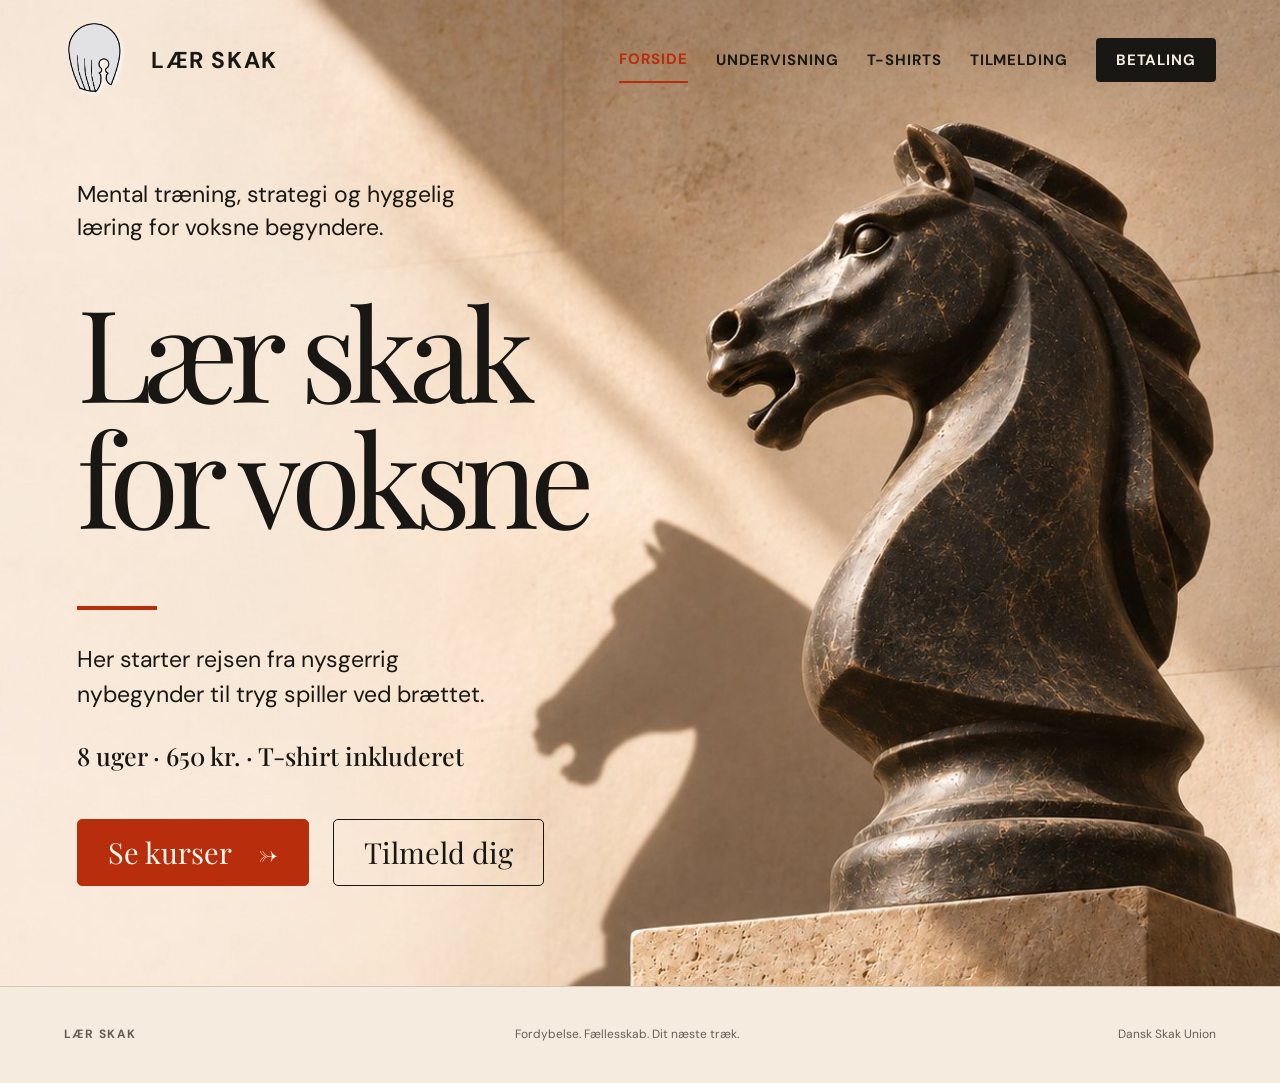
<file: index.html>
<!DOCTYPE html>
<html lang="da">

<head>
  <meta charset="UTF-8">
  <meta name="viewport" content="width=device-width, initial-scale=1.0">
  <title>Lær Skak for Voksne | Forside</title>
  <meta name="description"
    content="Forside til et responsivt skaksite med link videre til kursussiden og T-shirt side.">
  <link rel="preconnect" href="https://fonts.googleapis.com">
  <link rel="preconnect" href="https://fonts.gstatic.com" crossorigin>
  <link
    href="https://fonts.googleapis.com/css2?family=DM+Sans:wght@400;500;600;700&family=Playfair+Display:wght@400;500&display=swap"
    rel="stylesheet">
  <link rel="stylesheet" href="css/style.css">
  <link rel="apple-touch-icon" sizes="180x180" href="apple-touch-icon.png">
  <link rel="icon" href="favicon.ico" sizes="any">
  <link rel="icon" type="image/png" sizes="32x32" href="favicon-32x32.png">
  <link rel="icon" type="image/png" sizes="16x16" href="favicon-16x16.png">
  
  <meta name="theme-color" content="#080808">

  


</head>

<body>

  <div class="site-shell bg-page home-page">
    <a class="skip-link" href="#main">Spring til indhold</a><header class="site-header">
      <div class="header-inner">
        <a class="logo-link" href="index.html" aria-label="Gå til forsiden">
          <img src="assets/logo.png" alt="">
          <span>Lær Skak</span>
        </a>

        <button class="menu-toggle" type="button" data-menu-toggle aria-expanded="false"
          aria-controls="main-navigation">
          Menu
        </button>

        <nav class="site-nav" id="main-navigation" data-nav aria-label="Primær navigation">
          <ul>
            <li><a href="index.html" aria-current="page">Forside</a></li>
            <li><a href="kurser.html">Undervisning</a></li>
            <li><a href="tshirts.html">T-shirts</a></li>
            <li><a href="tilmelding.html">Tilmelding</a></li>
            <li><a href="betaling.html">Betaling</a></li>
          </ul>
        </nav>
      </div>
    </header>

    <main id="main" class="home-main"><section class="gallery-hero" aria-labelledby="hero-title"><div class="gallery-copy"><p class="section-intro">Mental træning, strategi og hyggelig<br class="desktop-break"> læring for voksne begyndere.</p><h1 id="hero-title">Lær skak<br>for voksne</h1><div class="hero-detail"><p>Her starter rejsen fra nysgerrig<br class="desktop-break"> nybegynder til tryg spiller ved brættet.</p><p class="course-line">8 uger · 650 kr. · <a href="tshirts.html">T-shirt inkluderet</a></p><div class="hero-actions"><a class="cta-link" href="kurser.html">Se kurser <span aria-hidden="true">→</span></a><a class="cta-link secondary" href="tilmelding.html">Tilmeld dig</a></div></div></div><a class="gallery-art-link" href="tshirts.html" aria-label="Se den inkluderede Horse Man T-shirt"></a></section></main>
    <footer class="site-footer"><div class="page-wrap footer-inner"><a href="index.html">LÆR SKAK</a><p>Fordybelse. Fællesskab. Dit næste træk.</p><a href="https://www.skak.dk" target="_blank" rel="noopener noreferrer">Dansk Skak Union</a></div></footer>
  </div>

  <script src="js/menu.js"></script>
</body>

</html>
</file>
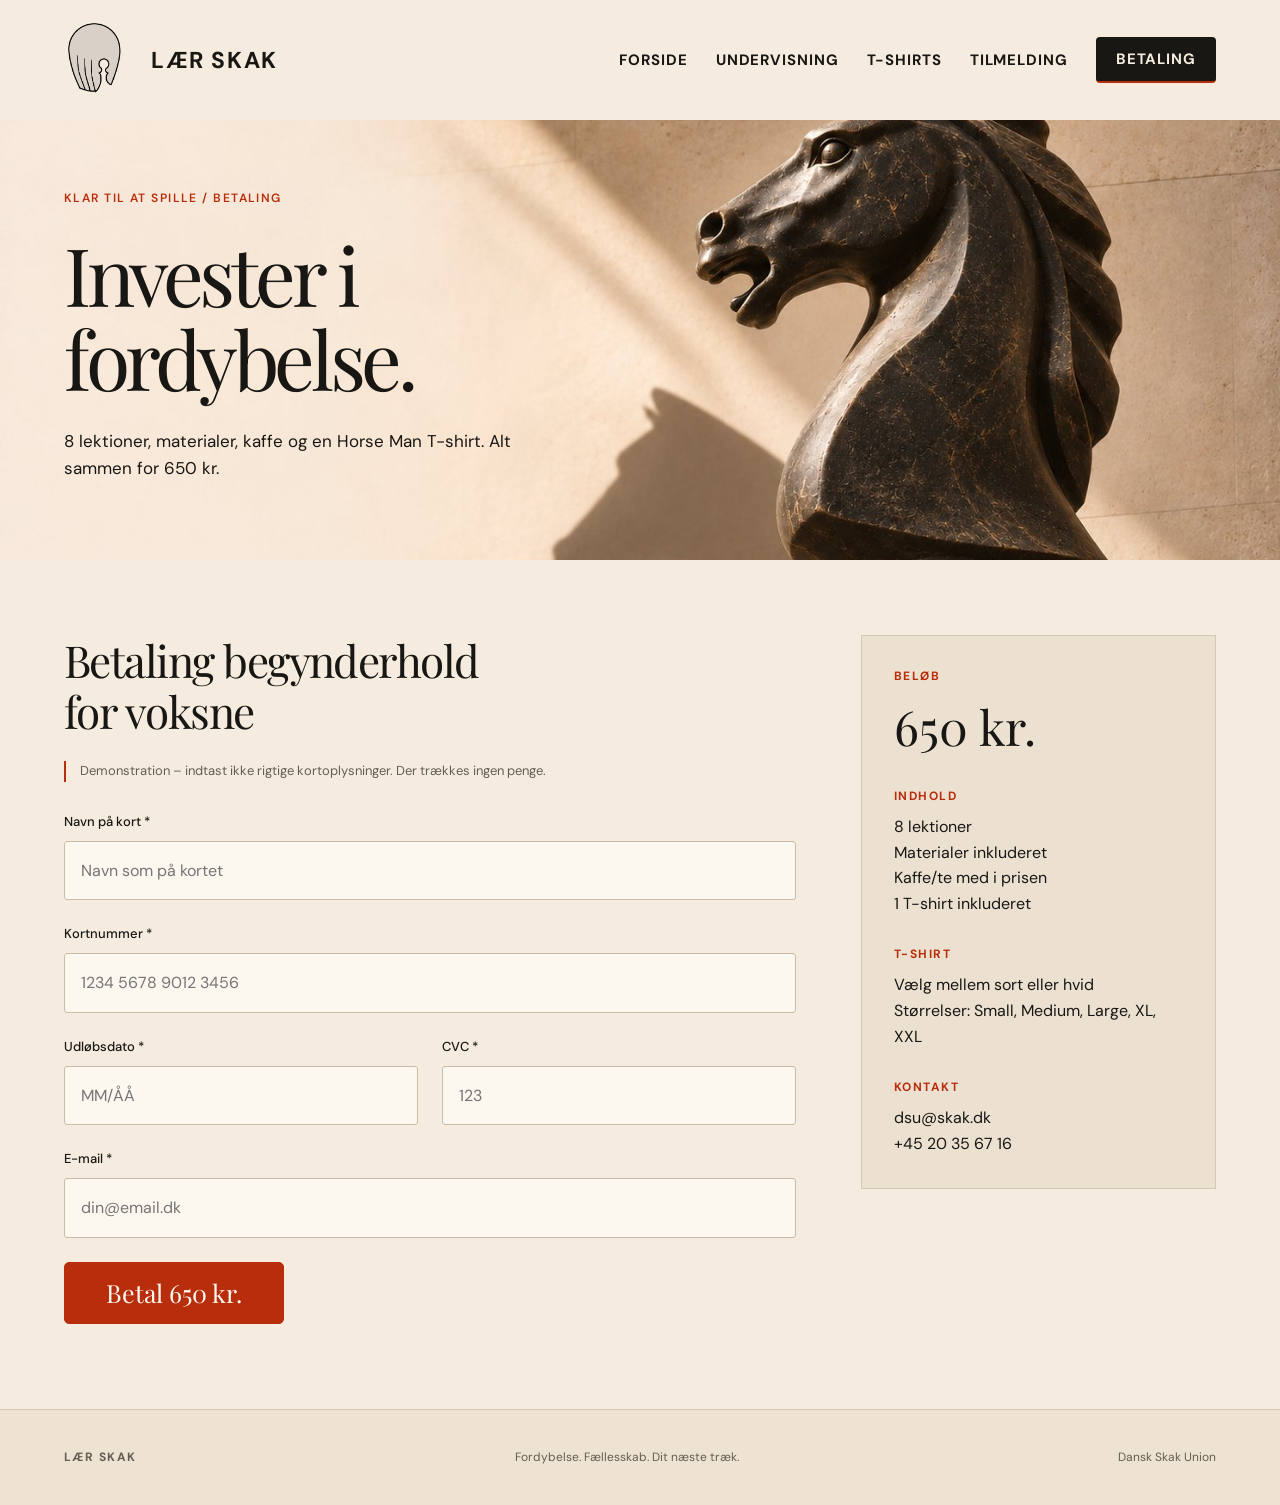
<file: betaling.html>
<!DOCTYPE html>
<html lang="da">

<head>
  <meta charset="UTF-8">
  <meta name="viewport" content="width=device-width, initial-scale=1.0">
  <title>Lær Skak for Voksne | Betaling</title>
  <meta name="description"
    content="Betal for Lær Skak for Voksne. Samme visuelle stil som tilmeldingssiden og T-shirt inkluderet i prisen.">
  <link rel="preconnect" href="https://fonts.googleapis.com">
  <link rel="preconnect" href="https://fonts.gstatic.com" crossorigin>
  <link
    href="https://fonts.googleapis.com/css2?family=DM+Sans:wght@400;500;600;700&family=Playfair+Display:wght@400;500&display=swap"
    rel="stylesheet">
  <link rel="stylesheet" href="css/style.css">

  

</head>

<body>
  <div class="site-shell bg-page">
    <a class="skip-link" href="#main">Spring til indhold</a><header class="site-header">
      <div class="header-inner">
        <a class="logo-link" href="index.html" aria-label="Tilbage til forsiden">
          <img src="assets/logo.png" alt="">
          <span>LÆR SKAK</span>
        </a>

        <button class="menu-toggle" type="button" data-menu-toggle aria-expanded="false"
          aria-controls="main-navigation">
          Menu
        </button>

        <nav class="site-nav" id="main-navigation" data-nav aria-label="Primær navigation">
          <ul>
            <li><a href="index.html">Forside</a></li>
            <li><a href="kurser.html">Undervisning</a></li>
            <li><a href="tshirts.html">T-shirts</a></li>
            <li><a href="tilmelding.html">Tilmelding</a></li>
            <li><a href="betaling.html" aria-current="page">Betaling</a></li>
          </ul>
        </nav>
      </div>
    </header>

    <section class="inner-masthead"><div class="page-wrap masthead-copy"><p class="course-kicker">KLAR TIL AT SPILLE / BETALING</p><h1>Invester i<br>fordybelse.</h1><p>8 lektioner, materialer, kaffe og en Horse Man T-shirt. Alt sammen for 650 kr.</p></div></section><main id="main" class="page-wrap page-section">
      <section class="contact-card payment-contact-card" aria-labelledby="betaling-title">
        <div class="form-layout">
          <div>
            <h2 class="form-title" id="betaling-title">Betaling begynderhold<br>for voksne</h2>

            <p class="form-notice">Demonstration – indtast ikke rigtige kortoplysninger. Der trækkes ingen penge.</p><form action="#" method="post" class="payment-form">
              <div class="form-grid">
                <div class="form-field full">
                  <label for="card-name">Navn på kort *</label>
                  <input id="card-name" name="card-name" type="text" placeholder="Navn som på kortet" required>
                </div>

                <div class="form-field full">
                  <label for="card-number">Kortnummer *</label>
                  <input id="card-number" name="card-number" type="text" inputmode="numeric"
                    placeholder="1234 5678 9012 3456" required>
                </div>

                <div class="form-field">
                  <label for="card-expiry">Udløbsdato *</label>
                  <input id="card-expiry" name="card-expiry" type="text" inputmode="numeric" placeholder="MM/ÅÅ"
                    required>
                </div>

                <div class="form-field">
                  <label for="card-cvc">CVC *</label>
                  <input id="card-cvc" name="card-cvc" type="text" inputmode="numeric" placeholder="123" required>
                </div>

                <div class="form-field full">
                  <label for="card-email">E-mail *</label>
                  <input id="card-email" name="card-email" type="email" placeholder="din@email.dk" required>
                </div>
              </div>

              <button class="submit-button payment-submit-button" type="submit">Betal 650 kr.</button>
            </form>
          </div>

          <aside aria-label="Betalingsoversigt">
            <dl class="contact-list payment-contact-list">
              <div class="contact-item">
                <h3>Beløb</h3>
                <p>650 kr.</p>
              </div>

              <div class="contact-item">
                <h3>Indhold</h3>
                <p>8 lektioner<br>Materialer inkluderet<br>Kaffe/te med i prisen<br>1 T-shirt inkluderet</p>
              </div>

              <div class="contact-item">
                <h3>T-shirt</h3>
                <p>Vælg mellem sort eller hvid<br>Størrelser: Small, Medium, Large, XL, XXL</p>
              </div>

              <div class="contact-item">
                <h3>Kontakt</h3>
                <p>dsu@skak.dk<br>+45 20 35 67 16</p>
              </div>
            </dl>
          </aside>
        </div>
      </section>
    </main>

    <footer class="site-footer"><div class="page-wrap footer-inner"><a href="index.html">LÆR SKAK</a><p>Fordybelse. Fællesskab. Dit næste træk.</p><a href="https://www.skak.dk" target="_blank" rel="noopener noreferrer">Dansk Skak Union</a></div></footer>
  </div>

  <script src="js/menu.js"></script>
</body>

</html>
</file>
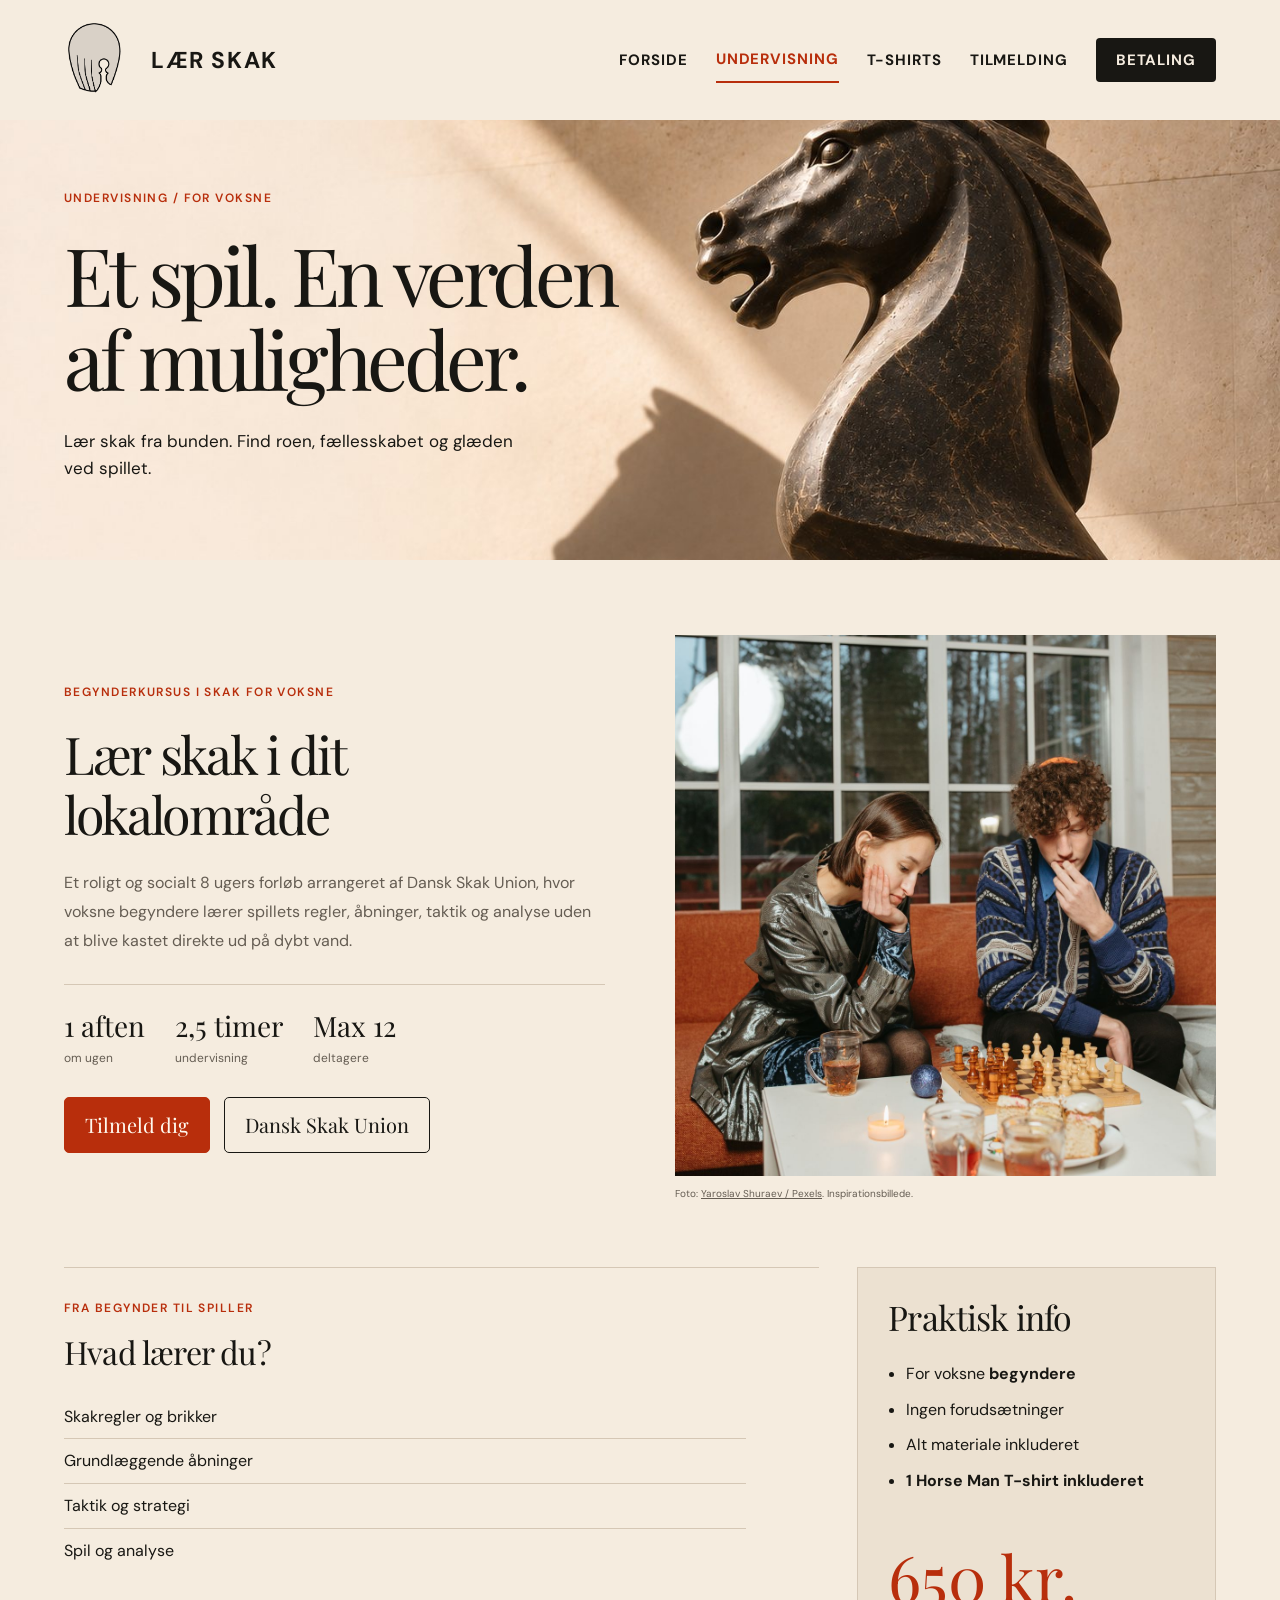
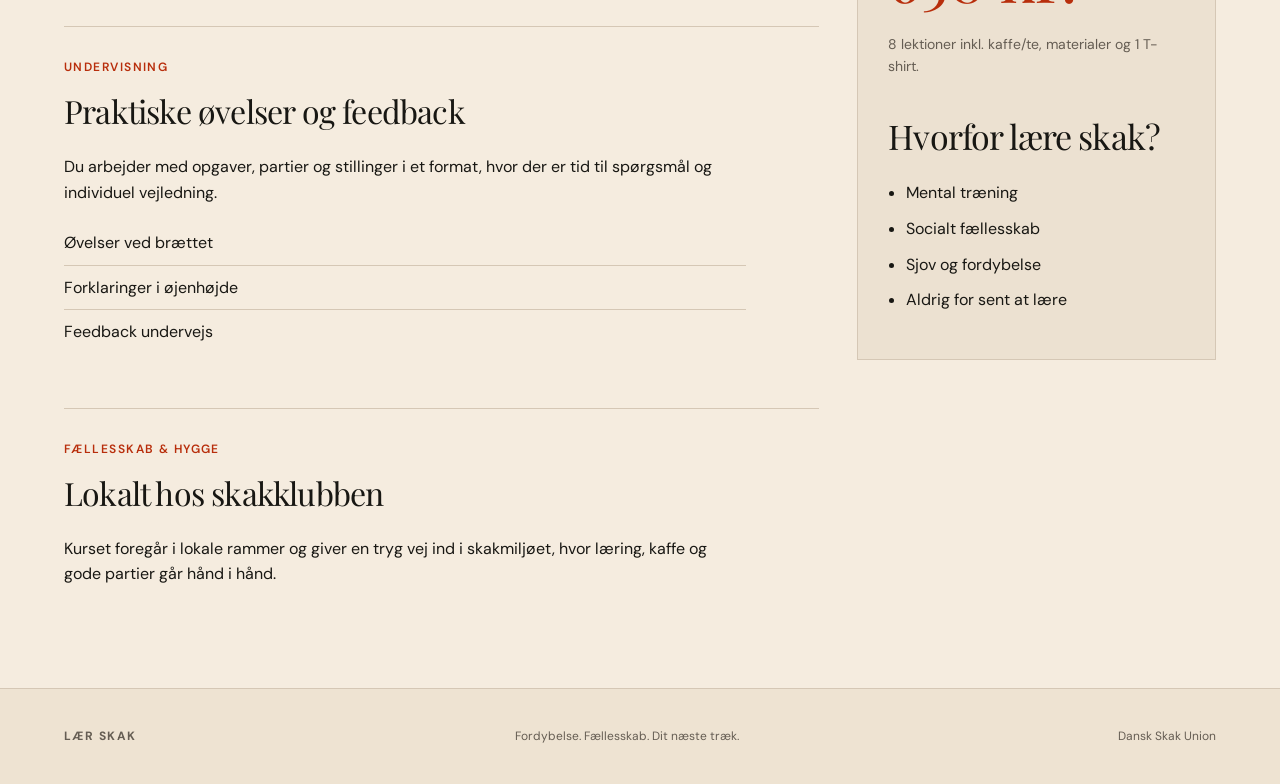
<file: kurser.html>
<!DOCTYPE html>
<html lang="da">

<head>
  <meta charset="UTF-8">
  <meta name="viewport" content="width=device-width, initial-scale=1.0">
  <title>Lær Skak for Voksne | Kursus</title>
  <meta name="description"
    content="Begynderkursus i skak for voksne med kursusindhold, praktisk info og link til tilmelding.">
  <link rel="preconnect" href="https://fonts.googleapis.com">
  <link rel="preconnect" href="https://fonts.gstatic.com" crossorigin>
  <link href="https://fonts.googleapis.com/css2?family=DM+Sans:wght@400;500;600;700&family=Playfair+Display:wght@400;500&display=swap" rel="stylesheet">
  <link
    href="https://fonts.googleapis.com/css2?family=DM+Sans:wght@400;500;600;700&family=Playfair+Display:wght@400;500&display=swap"
    rel="stylesheet">
  <link rel="stylesheet" href="css/style.css">

  

</head>

<body class="course-page">
  <div class="site-shell bg-page">
    <a class="skip-link" href="#main">Spring til indhold</a><header class="site-header">
      <div class="header-inner">
        <a class="logo-link" href="index.html" aria-label="Tilbage til forsiden">
          <img src="assets/logo.png" alt="">
          <span>LÆR SKAK</span>
        </a>

        <button class="menu-toggle" type="button" data-menu-toggle aria-expanded="false"
          aria-controls="main-navigation">
          Menu
        </button>

        <nav class="site-nav" id="main-navigation" data-nav aria-label="Primær navigation">
          <ul>
            <li><a href="index.html">Forside</a></li>
            <li><a href="kurser.html" aria-current="page">Undervisning</a></li>
            <li><a href="tshirts.html">T-shirts</a></li>
            <li><a href="tilmelding.html">Tilmelding</a></li>
            <li><a href="betaling.html">Betaling</a></li>
          </ul>
        </nav>
      </div>
    </header>

    <section class="inner-masthead"><div class="page-wrap masthead-copy"><p class="course-kicker">UNDERVISNING / FOR VOKSNE</p><h1>Et spil. En verden<br>af muligheder.</h1><p>Lær skak fra bunden. Find roen, fællesskabet og glæden ved spillet.</p></div></section><main id="main" class="page-wrap page-section">
      <section class="course-hero" aria-labelledby="kursus-title">
        <div class="course-hero__copy">
          <p class="course-kicker">Begynderkursus i skak for voksne</p>
          <h2 class="course-hero__title" id="kursus-title">Lær skak i dit lokalområde</h2>
          <p class="course-hero__lead">
            Et roligt og socialt 8 ugers forløb arrangeret af Dansk Skak Union, hvor voksne
            begyndere lærer spillets regler, åbninger, taktik og analyse uden at blive kastet direkte ud på dybt vand.
          </p>

          <div class="course-badges" aria-label="Kort kursusoversigt">
            <div class="course-badge">
              <strong>1 aften</strong>
              <span>om ugen</span>
            </div>
            <div class="course-badge">
              <strong>2,5 timer</strong>
              <span>undervisning</span>
            </div>
            <div class="course-badge">
              <strong>Max 12</strong>
              <span>deltagere</span>
            </div>
          </div>

          <div class="button-row">
            <a class="cta-link" href="betaling.html">Tilmeld dig</a>
            <a class="cta-link secondary dsu-button" href="https://www.skak.dk" target="_blank"
              rel="noopener noreferrer">
              Dansk Skak Union
            </a>
          </div>
        </div>

        <figure class="course-hero__visual"><img src="assets/chess-modern.jpg" alt="To voksne fordybet i et skakparti i et lyst, moderne interiør"><figcaption>Foto: <a href="https://www.pexels.com/photo/a-man-and-a-woman-playing-chess-6184924/">Yaroslav Shuraev / Pexels</a>. Inspirationsbillede.</figcaption></figure>
      </section>

      <section class="course-layout" aria-label="Kursusindhold og praktiske oplysninger">
        <article class="course-card course-card--board" id="hvad-laerer-du">
          <div class="course-card__content">
            <p class="course-card__eyebrow">Fra begynder til spiller</p>
            <h2>Hvad lærer du?</h2>
            <ul class="course-checklist">
              <li>Skakregler og brikker</li>
              <li>Grundlæggende åbninger</li>
              <li>Taktik og strategi</li>
              <li>Spil og analyse</li>
            </ul>
          </div>
          
        </article>

        <aside class="course-sidebar" id="praktisk-info">
          <section class="info-panel info-panel--practical">
            <h2>Praktisk info</h2>
            <ul class="info-list">
              <li>For voksne <strong>begyndere</strong></li>
              <li>Ingen forudsætninger</li>
              <li>Alt materiale inkluderet</li>
              <li><strong>1 Horse Man T-shirt inkluderet</strong></li>
            </ul>
          </section>

          <section class="info-panel info-panel--price">
            <a class="price-box-link" href="betaling.html" aria-label="Gå til betaling af 650 kroner">
              <div class="price-box">
                <div class="price-tag">
                  <span class="price-amount">650</span>
                  <span class="price-currency">kr.</span>
                </div>
                <p class="price-description">8 lektioner inkl. kaffe/te, materialer og 1 T-shirt.</p>
              </div>
            </a>
          </section>

          <section class="info-panel info-panel--why">
            <h2>Hvorfor lære skak?</h2>
            <ul class="benefit-list">
              <li>Mental træning</li>
              <li>Socialt fællesskab</li>
              <li>Sjov og fordybelse</li>
              <li>Aldrig for sent at lære</li>
            </ul>
          </section>
        </aside>

        <article class="course-card course-card--lesson" id="undervisning">
          
          <div class="course-card__content">
            <p class="course-card__eyebrow">Undervisning</p>
            <h2>Praktiske øvelser og feedback</h2>
            <p>
              Du arbejder med opgaver, partier og stillinger i et format, hvor der er tid til spørgsmål og individuel
              vejledning.
            </p>
            <ul class="course-checklist compact">
              <li>Øvelser ved brættet</li>
              <li>Forklaringer i øjenhøjde</li>
              <li>Feedback undervejs</li>
            </ul>
          </div>
        </article>

        <article class="course-card course-card--community" id="faellesskab">
          <div class="course-card__content">
            <p class="course-card__eyebrow">Fællesskab & hygge</p>
            <h2>Lokalt hos skakklubben</h2>
            <p>
              Kurset foregår i lokale rammer og giver en tryg vej ind i skakmiljøet, hvor læring,
              kaffe og gode partier går hånd i hånd.
            </p>
          </div>
          
        </article>
      </section>
    </main>

    <footer class="site-footer"><div class="page-wrap footer-inner"><a href="index.html">LÆR SKAK</a><p>Fordybelse. Fællesskab. Dit næste træk.</p><a href="https://www.skak.dk" target="_blank" rel="noopener noreferrer">Dansk Skak Union</a></div></footer>
  </div>

  <script src="js/menu.js"></script>
</body>

</html>
</file>
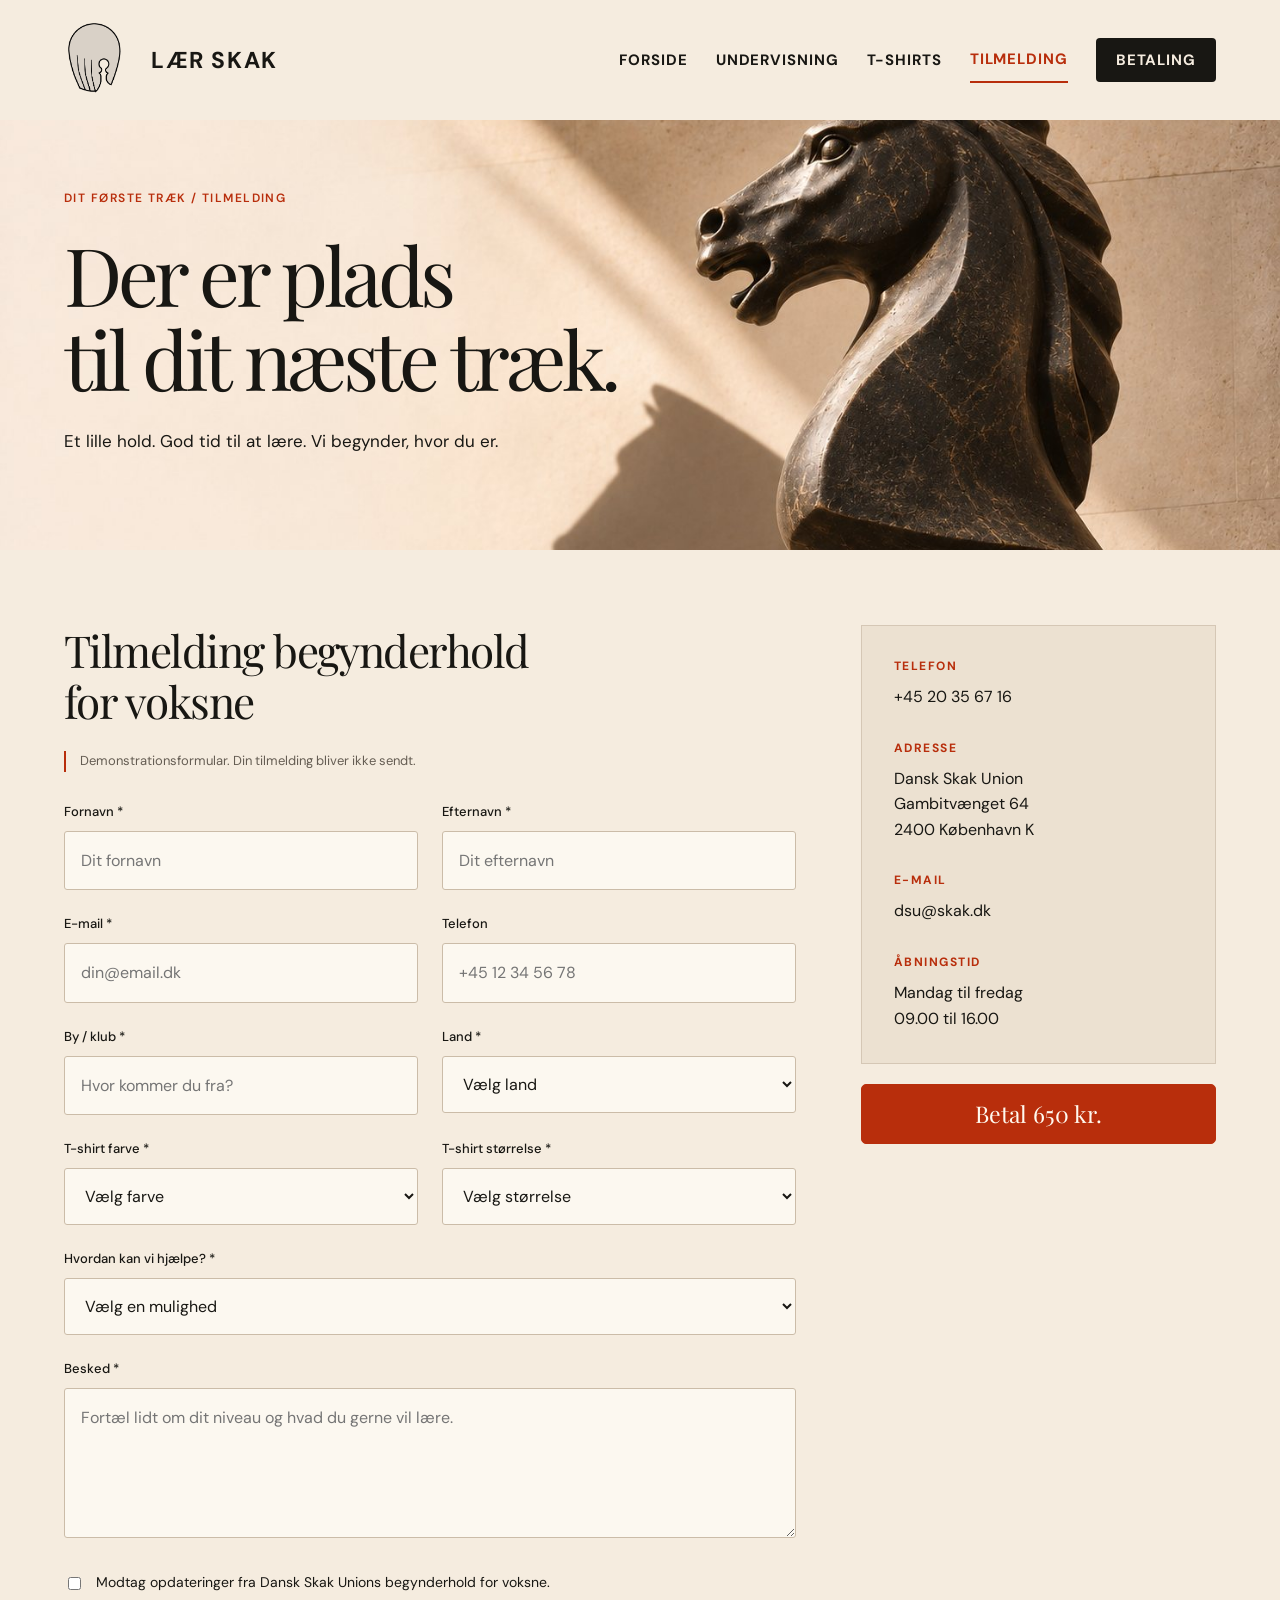
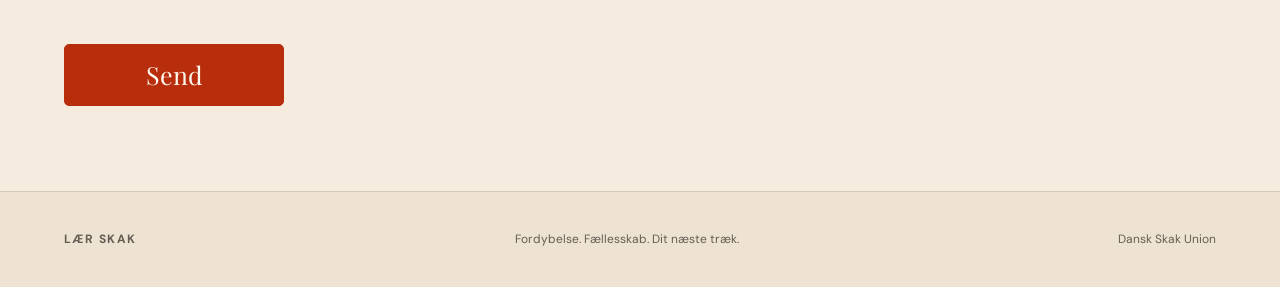
<file: tilmelding.html>
<!DOCTYPE html>
<html lang="da">

<head>
  <meta charset="UTF-8">
  <meta name="viewport" content="width=device-width, initial-scale=1.0">
  <title>Lær Skak for Voksne | Tilmelding</title>
  <meta name="description" content="Tilmeld dig begynderhold for voksne og vælg samtidig din Horse Man T-shirt.">
  <link rel="preconnect" href="https://fonts.googleapis.com">
  <link rel="preconnect" href="https://fonts.gstatic.com" crossorigin>
  <link
    href="https://fonts.googleapis.com/css2?family=DM+Sans:wght@400;500;600;700&family=Playfair+Display:wght@400;500&display=swap"
    rel="stylesheet">
  <link rel="stylesheet" href="css/style.css">

  

</head>

<body>
  <div class="site-shell bg-page">
    <a class="skip-link" href="#main">Spring til indhold</a><header class="site-header">
      <div class="header-inner">
        <a class="logo-link" href="index.html" aria-label="Tilbage til forsiden">
          <img src="assets/logo.png" alt="">
          <span>LÆR SKAK</span>
        </a>

        <button class="menu-toggle" type="button" data-menu-toggle aria-expanded="false"
          aria-controls="main-navigation">
          Menu
        </button>

        <nav class="site-nav" id="main-navigation" data-nav aria-label="Primær navigation">
          <ul>
            <li><a href="index.html">Forside</a></li>
            <li><a href="kurser.html">Undervisning</a></li>
            <li><a href="tshirts.html">T-shirts</a></li>
            <li><a href="tilmelding.html" aria-current="page">Tilmelding</a></li>
            <li><a href="betaling.html">Betaling</a></li>
          </ul>
        </nav>
      </div>
    </header>

    <section class="inner-masthead"><div class="page-wrap masthead-copy"><p class="course-kicker">DIT FØRSTE TRÆK / TILMELDING</p><h1>Der er plads<br>til dit næste træk.</h1><p>Et lille hold. God tid til at lære. Vi begynder, hvor du er.</p></div></section><main id="main" class="page-wrap page-section">
      <section class="contact-card" aria-labelledby="tilmelding-title">
        <div class="form-layout">
          <div>
            <h2 class="form-title" id="tilmelding-title">Tilmelding begynderhold<br>for voksne</h2>

            <p class="form-notice">Demonstrationsformular. Din tilmelding bliver ikke sendt.</p><form action="#" method="post" data-registration>
              <div class="form-grid">
                <div class="form-field">
                  <label for="first-name">Fornavn *</label>
                  <input id="first-name" name="first-name" type="text" placeholder="Dit fornavn" required>
                </div>

                <div class="form-field">
                  <label for="last-name">Efternavn *</label>
                  <input id="last-name" name="last-name" type="text" placeholder="Dit efternavn" required>
                </div>

                <div class="form-field">
                  <label for="email">E-mail *</label>
                  <input id="email" name="email" type="email" placeholder="din@email.dk" required>
                </div>

                <div class="form-field">
                  <label for="phone">Telefon</label>
                  <input id="phone" name="phone" type="tel" placeholder="+45 12 34 56 78">
                </div>

                <div class="form-field">
                  <label for="company">By / klub *</label>
                  <input id="company" name="company" type="text" placeholder="Hvor kommer du fra?" required>
                </div>

                <div class="form-field">
                  <label for="country">Land *</label>
                  <select id="country" name="country" required>
                    <option value="">Vælg land</option>
                    <option>Danmark</option>
                    <option>Sverige</option>
                    <option>Norge</option>
                    <option>Tyskland</option>
                  </select>
                </div>

                <div class="form-field">
                  <label for="tshirt-color">T-shirt farve *</label>
                  <select id="tshirt-color" name="tshirt-color" required>
                    <option value="">Vælg farve</option>
                    <option value="sort">Sort</option>
                    <option value="hvid">Hvid</option>
                  </select>
                </div>

                <div class="form-field">
                  <label for="tshirt-size">T-shirt størrelse *</label>
                  <select id="tshirt-size" name="tshirt-size" required>
                    <option value="">Vælg størrelse</option>
                    <option value="small">Small</option>
                    <option value="medium">Medium</option>
                    <option value="large">Large</option>
                    <option value="xl">XL</option>
                    <option value="xxl">XXL</option>
                  </select>
                </div>

                <div class="form-field full">
                  <label for="help">Hvordan kan vi hjælpe? *</label>
                  <select id="help" name="help" required>
                    <option value="">Vælg en mulighed</option>
                    <option>Tilmelding til begynderhold</option>
                    <option>Spørgsmål om niveau</option>
                    <option>Praktisk information</option>
                  </select>
                </div>

                <div class="form-field full">
                  <label for="message">Besked *</label>
                  <textarea id="message" name="message"
                    placeholder="Fortæl lidt om dit niveau og hvad du gerne vil lære." required></textarea>
                </div>
              </div>

              <div class="checkbox-row">
                <input id="updates" name="updates" type="checkbox">
                <label for="updates">Modtag opdateringer fra Dansk Skak Unions begynderhold for voksne.</label>
              </div>

              <button class="submit-button" type="submit">Send</button>
            </form>
          </div>

          <aside aria-label="Kontaktoplysninger">
            <dl class="contact-list">
              <div class="contact-item">
                <h3>Telefon</h3>
                <p>+45 20 35 67 16</p>
              </div>

              <div class="contact-item">
                <h3>Adresse</h3>
                <p>Dansk Skak Union<br>Gambitvænget 64<br>2400 København K</p>
              </div>

              <div class="contact-item">
                <h3>E-mail</h3>
                <p>dsu@skak.dk</p>
              </div>

              <div class="contact-item">
                <h3>Åbningstid</h3>
                <p>Mandag til fredag<br>09.00 til 16.00</p>
              </div>
            </dl>

            <div class="payment-side-cta">
              <a class="cta-link" href="betaling.html">Betal 650 kr.</a>
            </div>
          </aside>
        </div>
      </section>
    </main>

    <footer class="site-footer"><div class="page-wrap footer-inner"><a href="index.html">LÆR SKAK</a><p>Fordybelse. Fællesskab. Dit næste træk.</p><a href="https://www.skak.dk" target="_blank" rel="noopener noreferrer">Dansk Skak Union</a></div></footer>
  </div>

  <script src="js/menu.js"></script>
</body>

</html>
</file>
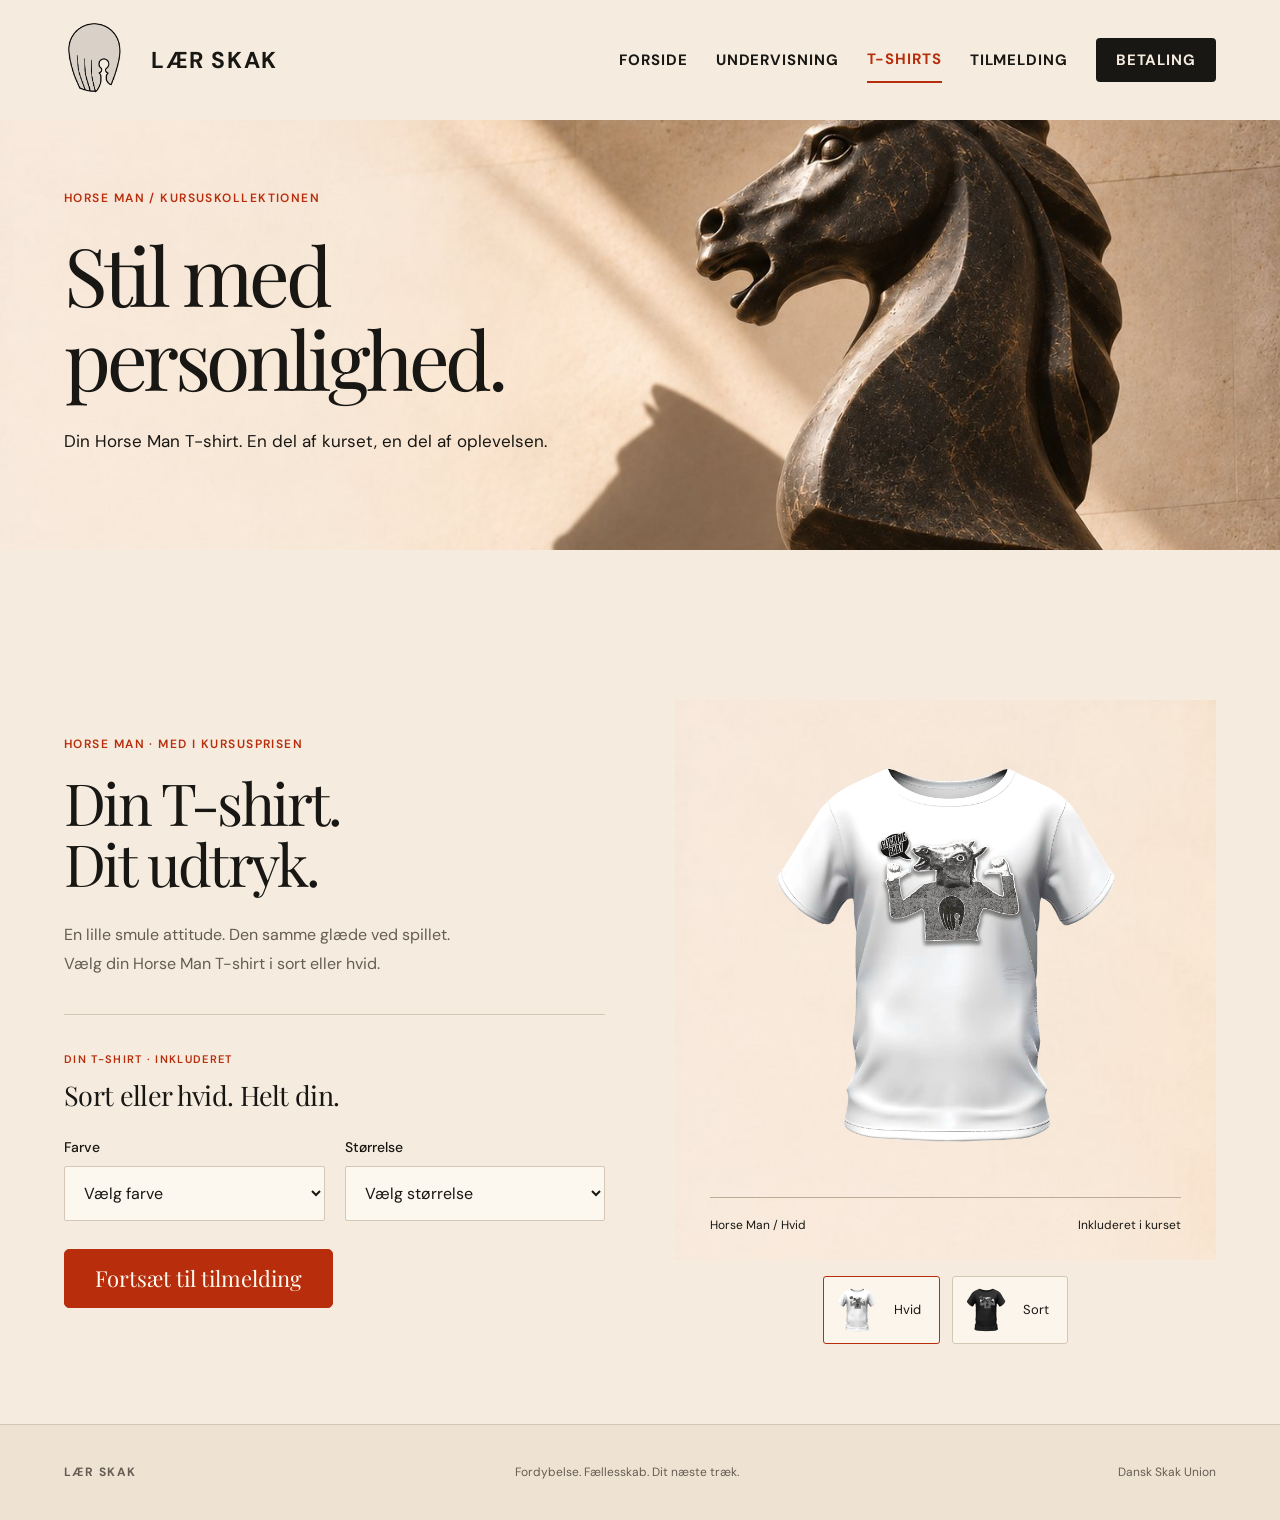
<file: tshirts.html>
<!DOCTYPE html>
<html lang="da">

<head>
  <meta charset="UTF-8">
  <meta name="viewport" content="width=device-width, initial-scale=1.0">
  <title>Lær Skak for Voksne | T-shirts</title>

  <meta name="description"
    content="Vælg din Horse Man T-shirt i sort eller hvid. Med i prisen og tilgængelig i Small, Medium, Large, XL og XXL.">

  <link rel="preconnect" href="https://fonts.googleapis.com">
  <link rel="preconnect" href="https://fonts.gstatic.com" crossorigin>

  <link
    href="https://fonts.googleapis.com/css2?family=DM+Sans:wght@400;500;600;700&family=Playfair+Display:wght@400;500&display=swap"
    rel="stylesheet">

  <link rel="stylesheet" href="css/style.css">

  

</head>

<body>

  <div class="site-shell bg-page tshirt-page">

    <a class="skip-link" href="#main">Spring til indhold</a><header class="site-header">
      <div class="header-inner">

        <a class="logo-link" href="index.html" aria-label="Tilbage til forsiden">
          <img src="assets/logo.png" alt="">
          <span>LÆR SKAK</span>
        </a>

        <button class="menu-toggle" type="button" data-menu-toggle aria-expanded="false"
          aria-controls="main-navigation">
          Menu
        </button>

        <nav class="site-nav" id="main-navigation" data-nav aria-label="Primær navigation">
          <ul>
            <li><a href="index.html">Forside</a></li>
            <li><a href="kurser.html">Undervisning</a></li>
            <li><a href="tshirts.html" aria-current="page">T-shirts</a></li>
            <li><a href="tilmelding.html">Tilmelding</a></li>
            <li><a href="betaling.html">Betaling</a></li>
          </ul>
        </nav>

      </div>
    </header>

    <section class="inner-masthead"><div class="page-wrap masthead-copy"><p class="course-kicker">HORSE MAN / KURSUSKOLLEKTIONEN</p><h1>Stil med<br>personlighed.</h1><p>Din Horse Man T-shirt. En del af kurset, en del af oplevelsen.</p></div></section><main id="main" class="page-wrap">

      <section class="hero tshirt-hero" aria-labelledby="tshirt-title">

        <div class="hero-card tshirt-hero-card">

          <p class="course-kicker">HORSE MAN · MED I KURSUSPRISEN</p><h2 id="tshirt-title">Din T-shirt.<br>Dit udtryk.</h2><p class="tee-intro">En lille smule attitude. Den samme glæde ved spillet.<br>Vælg din Horse Man T-shirt i sort eller hvid.</p><div class="tshirt-selection-inline" id="vaelg-din-tshirt">

            <p class="edition-label">DIN T-SHIRT · INKLUDERET</p>
            <h2>Sort eller hvid. Helt din.</h2>

            <form action="#" method="post" class="tshirt-selection-form">

              <div class="selection-grid">

                <div class="selection-field">
                  <label for="tshirt-color">Farve</label>
                  <select id="tshirt-color" name="tshirt-color" required>
                    <option value="">Vælg farve</option>
                    <option value="hvid">Hvid</option>
                    <option value="sort">Sort</option>
                  </select>
                </div>

                <div class="selection-field">
                  <label for="tshirt-size">Størrelse</label>
                  <select id="tshirt-size" name="tshirt-size" required>
                    <option value="">Vælg størrelse</option>
                    <option value="small">Small</option>
                    <option value="medium">Medium</option>
                    <option value="large">Large</option>
                    <option value="xl">XL</option>
                    <option value="xxl">XXL</option>
                  </select>
                </div>

              </div>

              <div class="selection-actions">
                <a class="cta-link" href="tilmelding.html">Fortsæt til tilmelding</a>
              </div>

            </form>

          </div>

        </div>

        <div class="product-gallery"><figure class="product-view"><img id="selected-shirt" src="assets/hvid_tshirt.webp" alt="Hvid Horse Man T-shirt"><figcaption><span id="shirt-caption">Horse Man / Hvid</span><span>Inkluderet i kurset</span></figcaption></figure><div class="product-choices" aria-label="Se T-shirtfarver"><button type="button" data-shirt="hvid" aria-pressed="true"><img src="assets/hvid_tshirt.webp" alt="">Hvid</button><button type="button" data-shirt="sort" aria-pressed="false"><img src="assets/sort_tshirt.webp" alt="">Sort</button></div></div></section>

    </main>

    <footer class="site-footer"><div class="page-wrap footer-inner"><a href="index.html">LÆR SKAK</a><p>Fordybelse. Fællesskab. Dit næste træk.</p><a href="https://www.skak.dk" target="_blank" rel="noopener noreferrer">Dansk Skak Union</a></div></footer>

  </div>

  <script src="js/menu.js"></script>

</body>

</html>
</file>
<file: css/style.css>
:root{--paper:#f5ecdf;--ink:#181713;--muted:#655d53;--accent:#b82e0c;--rule:#d5c7b5;--serif:'Playfair Display',Georgia,serif;--sans:'DM Sans',Arial,sans-serif}*{box-sizing:border-box}body{margin:0;background:var(--paper);color:var(--ink);font:16px/1.6 var(--sans)}a{color:inherit;text-decoration:none}img{display:block;max-width:100%}button,input,select,textarea{font:inherit}button,a,input,select,textarea{-webkit-tap-highlight-color:transparent}a:focus-visible,button:focus-visible,input:focus-visible,select:focus-visible,textarea:focus-visible{outline:3px solid var(--accent);outline-offset:5px}a:hover{color:var(--accent)}.site-shell{min-height:100vh;display:flex;flex-direction:column}.site-header{position:relative;z-index:10}.header-inner,.page-wrap{width:calc(100% - 128px);max-width:1440px;margin:auto}.header-inner{height:120px;display:flex;align-items:center;justify-content:space-between;gap:32px}.logo-link{display:flex;align-items:center;gap:22px;font-size:23px;font-weight:700;letter-spacing:.07em;white-space:nowrap}.logo-link img{width:65px;height:86px;object-fit:contain;filter:brightness(0)}.site-nav ul{display:flex;gap:28px;align-items:center;list-style:none;margin:0;padding:0}.site-nav a{display:block;font-size:13px;font-weight:700;letter-spacing:.06em;text-transform:uppercase;padding:10px 0}.site-nav a[aria-current]{color:var(--accent);border-bottom:2px solid var(--accent)}.site-nav li:last-child a{background:var(--ink);color:var(--paper);padding:10px 20px;border-radius:4px}.site-nav li:last-child a:hover{background:var(--accent)}.menu-toggle{display:none}.skip-link{position:absolute;left:24px;top:-100px;z-index:100;background:var(--paper);padding:12px}.skip-link:focus{top:10px}.home-page{background:var(--paper) url('../assets/gallery-hero.jpg') center top/cover no-repeat}.gallery-hero{position:relative;min-height:calc(100vh - 120px);padding:58px 6% 100px}.gallery-copy{position:relative;z-index:1;max-width:690px;pointer-events:none}.gallery-copy a{pointer-events:auto}.section-intro{font-size:20px;line-height:1.45;margin:0 0 42px}.gallery-copy h1{font-family:var(--serif);font-weight:400;font-size:clamp(75px,8.8vw,140px);line-height:.99;letter-spacing:-.065em;margin:0 0 38px}.hero-detail{padding-top:28px}.hero-detail:before{content:'';display:block;width:80px;border-top:4px solid var(--accent);margin-bottom:32px}.hero-detail p{font-size:20px;line-height:1.5;margin:0 0 26px}.hero-detail .course-line{font:500 23px/1.5 var(--serif);margin:0 0 44px}.course-line a:hover{text-decoration:underline}.hero-actions{display:flex;gap:24px;flex-wrap:wrap}.cta-link,.submit-button,.course-route a{display:inline-flex;align-items:center;justify-content:center;gap:26px;background:var(--accent);border:1px solid var(--accent);color:#fff9ef;padding:14px 30px;border-radius:5px;font:400 26px/1.3 var(--serif);cursor:pointer;transition:background .2s,transform .2s}.cta-link:hover,.submit-button:hover{background:#8f240b;color:white;transform:translateY(-2px)}.cta-link.secondary{background:transparent;border-color:var(--ink);color:var(--ink)}.cta-link.secondary:hover{background:var(--ink);color:var(--paper)}.gallery-art-link{position:absolute;inset:0 0 0 52%}.site-footer{border-top:1px solid var(--rule);margin-top:auto;background:var(--paper);font-size:12px;color:var(--muted)}.footer-inner{display:flex;justify-content:space-between;align-items:center;gap:24px;padding:26px 0}.footer-inner>a:first-child{font-weight:700;letter-spacing:.12em}.page-section{padding:60px 0 90px}h1,h2,h3{font-family:var(--serif);font-weight:400;line-height:1.15}h1{font-size:clamp(42px,5vw,72px);letter-spacing:-.045em;margin:0 0 32px}h2{font-size:34px;letter-spacing:-.025em;margin:0 0 24px}h3{font-size:22px}.form-layout{display:grid;grid-template-columns:minmax(0,1.7fr) minmax(220px,.8fr);gap:80px}.contact-card{padding:0}.form-title{font-size:clamp(40px,4.4vw,64px);max-width:800px}.form-grid{display:grid;grid-template-columns:1fr 1fr;gap:24px}.form-field.full{grid-column:1/-1}.form-field label,.selection-field label{display:block;font-size:14px;font-weight:500;margin-bottom:8px}.form-field input,.form-field select,.form-field textarea,.selection-field select{width:100%;min-width:0;background:#fcf7ef;color:var(--ink);border:1px solid var(--rule);border-radius:2px;padding:15px}.form-field textarea{min-height:150px;resize:vertical}.checkbox-row{display:flex;gap:12px;align-items:start;margin:26px 0;font-size:14px}.checkbox-row input{margin-top:6px;accent-color:var(--accent)}.submit-button{margin-top:24px;min-width:220px}.contact-list{margin:180px 0 0;border-left:1px solid var(--rule);padding-left:36px;display:grid;gap:28px}.contact-item h3{font:700 12px var(--sans);text-transform:uppercase;letter-spacing:.12em;color:var(--accent);margin:0 0 10px}.contact-item p{margin:0}.payment-contact-list .contact-item:first-child p{font:48px var(--serif)}.payment-side-cta{margin:32px 0 0 36px}.form-notice{font-size:13px;color:var(--muted);border-left:2px solid var(--accent);padding-left:14px;margin-bottom:28px}.form-result{padding:20px 0;color:var(--accent)}.tshirt-hero{display:grid;grid-template-columns:1fr 1fr;gap:50px;align-items:center;padding:60px 0 100px;min-height:750px}.tshirt-hero h1{font-size:clamp(40px,4.5vw,68px);text-transform:none}.tshirt-hero .section-intro{font-size:16px;margin-bottom:24px}.selection-grid{display:grid;grid-template-columns:1fr 1fr;gap:20px}.selection-actions{margin-top:28px}.selection-actions .cta-link{font-size:22px}.tshirt-stage{display:flex;align-items:center;gap:0;background:#e8ddcc;min-height:550px}.tee{width:55%;margin:0 -5% 0 0;transition:transform .25s}.tee:hover{transform:translateY(-10px)}.tee-black{margin-top:130px}.tshirt-selection-inline{border-top:1px solid var(--rule);padding-top:26px}.tshirt-selection-inline h2{font-size:28px}.keep-together{white-space:nowrap}.course-hero{display:grid;grid-template-columns:1fr 1fr;align-items:center;gap:60px;margin-bottom:80px}.course-kicker,.course-card__eyebrow{font:600 12px var(--sans);letter-spacing:.12em;text-transform:uppercase;color:var(--accent);margin:0 0 24px}.course-hero__lead{font-size:17px;color:var(--muted)}.course-hero__visual img{width:100%;aspect-ratio:1;object-fit:cover}.course-badges{display:flex;gap:30px;border-top:1px solid var(--rule);padding-top:22px;margin:28px 0}.course-badge strong{display:block;font:28px var(--serif)}.course-badge span{font-size:12px;color:var(--muted)}.button-row{display:flex;gap:14px;flex-wrap:wrap}.button-row .cta-link{font-size:20px;padding:14px 20px}.course-layout{display:grid;grid-template-columns:1fr 1fr 1fr;gap:44px}.course-sidebar{grid-column:3;grid-row:1/4;border-left:1px solid var(--rule);padding-left:36px}.course-card{grid-column:1/3;display:grid;grid-template-columns:1fr 1fr;gap:32px;border-top:1px solid var(--rule);padding-top:36px}.course-card__media img{width:100%;height:100%;max-height:300px;object-fit:cover}.course-checklist,.info-list,.benefit-list{padding-left:18px}.course-checklist li,.info-list li,.benefit-list li{margin-bottom:10px}.info-panel{margin-bottom:40px}.price-tag{font:64px var(--serif);color:var(--accent)}.price-description{font-size:14px;color:var(--muted)}@media(min-width:1600px){.gallery-hero{padding-left:max(6%,calc((100vw - 1440px)/2))}}@media(max-width:1100px){.header-inner,.page-wrap{width:calc(100% - 64px)}.site-nav ul{gap:18px}.logo-link{font-size:18px;gap:12px}.logo-link img{width:50px}.gallery-copy{max-width:55%}.gallery-copy h1{font-size:9vw}.section-intro,.hero-detail p{font-size:17px}.hero-detail .course-line{font-size:20px}.form-layout{gap:40px}.course-hero{gap:30px}.course-layout{gap:28px}.cta-link{font-size:22px;padding:14px 22px}}@media(max-width:760px){.header-inner,.page-wrap{width:calc(100% - 40px)}.header-inner{height:92px}.logo-link img{height:62px;width:45px}.logo-link{font-size:17px}.menu-toggle{display:block;background:transparent;border:1px solid var(--ink);padding:9px 15px;border-radius:3px;cursor:pointer}.site-nav{display:none;position:absolute;top:82px;left:20px;right:20px;background:var(--paper);padding:20px;border:1px solid var(--rule)}.site-nav.is-open{display:block}.site-nav ul{display:block}.site-nav a{padding:12px}.site-nav li:last-child a{margin-top:8px}.home-page{background:var(--paper)}.gallery-hero{padding:30px 20px 0;min-height:0;display:flex;flex-direction:column}.gallery-copy{max-width:100%;pointer-events:auto}.gallery-copy h1{font-size:clamp(65px,15vw,100px);margin-bottom:28px}.section-intro{font-size:16px;margin-bottom:28px}.hero-detail{padding-top:0}.hero-detail:before{margin-bottom:24px;width:60px}.hero-detail p{font-size:17px}.hero-detail .course-line{font-size:19px;margin-bottom:28px}.hero-actions{gap:12px}.cta-link{font-size:21px;padding:13px 22px}.gallery-art-link{position:relative;inset:auto;display:block;height:440px;margin:38px -20px 0;background:url('../assets/gallery-hero.jpg') 88% center/auto 100% no-repeat}.desktop-break{display:none}.footer-inner{flex-direction:column;gap:8px;align-items:flex-start;padding:24px 0}.footer-inner p{margin:0}.page-section{padding:34px 0 60px}.form-layout{grid-template-columns:1fr;gap:45px}.form-grid{gap:18px}.contact-list{margin:0;padding:26px 0 0;border-left:0;border-top:1px solid var(--rule);grid-template-columns:1fr 1fr;gap:24px}.payment-side-cta{margin:25px 0}.tshirt-hero{grid-template-columns:1fr;gap:36px;padding:30px 0 60px}.tshirt-stage{min-height:400px}.tshirt-hero h1{font-size:48px}.course-hero{grid-template-columns:1fr;margin-bottom:45px}.course-hero__visual img{aspect-ratio:4/3}.course-layout{display:flex;flex-direction:column;gap:35px}.course-sidebar{border:0;padding:30px 0 0;border-top:1px solid var(--rule);order:4}.course-card{gap:20px}.course-card h2{font-size:28px}.course-badges{gap:28px}.course-badge strong{font-size:25px}.form-title{font-size:44px}.submit-button{width:100%}}@media(max-width:420px){.form-grid,.selection-grid{grid-template-columns:1fr}.form-field.full{grid-column:auto}.contact-list{grid-template-columns:1fr}.gallery-art-link{height:370px}.course-card{grid-template-columns:1fr}.course-card__media{order:2}.course-line{letter-spacing:-.04em}}@media(prefers-reduced-motion:reduce){*{transition:none!important;scroll-behavior:auto!important}}
.logo-link img{filter:invert(1);mix-blend-mode:multiply}.logo-link span{text-transform:uppercase}
@media(min-width:1101px){.gallery-copy h1{font-size:clamp(100px,10vw,150px)}.section-intro,.hero-detail p{font-size:23px}.site-nav a{font-size:15px}.hero-detail .course-line{font-size:25px}.gallery-copy .cta-link{font-size:29px}}

/* Shared gallery language across secondary pages */
.tshirt-page{background:var(--paper)}.tshirt-hero{grid-template-columns:minmax(0,1fr) minmax(0,1fr);align-items:start;gap:70px;padding:60px 0 80px;min-height:0}.tshirt-hero h1{font:400 clamp(52px,5.4vw,80px)/1.06 var(--serif);letter-spacing:-.045em;margin:0 0 26px}.tee-intro{font-size:16px;line-height:1.8;color:var(--muted);margin:0 0 36px}.edition-label{font-size:11px;letter-spacing:.12em;text-transform:uppercase;color:var(--accent);font-weight:600}.tshirt-selection-inline{padding-top:25px}.tshirt-selection-inline h2{font-size:28px;margin-bottom:25px}.selection-actions .cta-link{font-size:22px}.product-view{margin:0;background:#e8dfd1;padding:28px 35px 20px}.product-view>img{width:100%;height:430px;object-fit:contain}.product-view figcaption{display:flex;justify-content:space-between;border-top:1px solid #cdbfab;padding-top:18px;margin-top:22px;font-size:11px;color:var(--muted)}.product-choices{display:flex;gap:12px;margin-top:16px}.product-choices button{display:flex;align-items:center;gap:12px;border:1px solid var(--rule);background:transparent;color:var(--ink);padding:8px 18px 8px 8px;cursor:pointer;font-size:13px}.product-choices img{width:50px;height:50px;object-fit:contain}.product-choices button[aria-pressed=true]{border-color:var(--accent)}.course-hero__visual{margin:0}.course-hero__visual img{aspect-ratio:1.15;object-position:center}.course-hero__visual figcaption,.course-card__media figcaption{font-size:10px;color:var(--muted);line-height:1.6;margin-top:10px}.course-hero__visual figcaption a,.course-card__media figcaption a{text-decoration:underline}.course-card__media{margin:0}.course-card__media img{height:auto;max-height:none;aspect-ratio:4/3;object-fit:cover}.course-page .course-card{display:block}.course-card__content{max-width:62ch}.course-card--lesson .course-card__media{margin-bottom:28px}.course-page .course-card h2{font-size:32px}.course-page .course-layout{gap:40px}.course-page .course-sidebar{padding-left:28px}.course-page .course-card--lesson .course-card__content{order:0}@media(max-width:1000px){.tshirt-hero{gap:35px}.product-view{padding:20px}.product-view>img{height:340px}}@media(max-width:760px){.tshirt-hero{display:flex;flex-direction:column;padding-top:35px;gap:35px}.tshirt-hero-card,.product-gallery{width:100%}.tshirt-hero h1{font-size:56px}.product-view>img{height:370px}.product-view figcaption{gap:15px}.course-hero__visual img{aspect-ratio:4/3}.course-page .course-sidebar{padding-left:0}.selection-actions .cta-link{width:100%}.course-page .course-card h2{font-size:29px}}@media(max-width:420px){.product-view>img{height:290px}}
/* Inner pages share the homepage's light, stone and scale. */
.site-shell:has(.inner-masthead)>.site-header{background:var(--paper)}.inner-masthead{position:relative;background:var(--paper) url('../assets/gallery-hero.jpg') center 36%/cover no-repeat;padding:70px 0 78px;min-height:430px}.masthead-copy{position:relative}.inner-masthead h1{font:400 clamp(58px,6.3vw,94px)/1.04 var(--serif);letter-spacing:-.055em;margin:0 0 28px;max-width:900px}.inner-masthead .course-kicker{margin-bottom:26px}.inner-masthead .masthead-copy>p:last-child{font-size:17px;max-width:480px;line-height:1.6;margin:0}.inner-masthead+.page-wrap{padding-top:75px}.course-hero{align-items:center;margin-bottom:65px;gap:70px}.course-hero__title{font-size:52px;letter-spacing:-.045em;margin-bottom:26px}.course-hero__visual img{aspect-ratio:1;object-position:center 75%;object-fit:cover}.course-hero__lead{font-size:16px;line-height:1.8}.course-page .course-layout{grid-template-columns:1fr 1fr 1fr;gap:38px}.course-page .course-card{padding-top:32px}.course-page .course-sidebar{align-self:start;border:1px solid var(--rule);padding:30px;background:#ece1d1}.course-page .course-sidebar .info-panel:last-child{margin-bottom:0}.course-page .course-card--lesson{grid-row:2}.course-page .course-card--community{grid-row:3}.course-page .course-card__eyebrow{margin-bottom:18px}.course-checklist{list-style:none;padding:0}.course-checklist li{padding:9px 0;border-bottom:1px solid var(--rule);margin:0}.course-checklist li:last-child{border:0}.tshirt-hero{padding-top:75px;gap:70px;align-items:center}.tshirt-hero h2#tshirt-title{font:400 58px/1.06 var(--serif);letter-spacing:-.045em;margin:0 0 26px}.product-view{background:url('../assets/gallery-hero.jpg') 20% 50%/auto 140% no-repeat;padding:35px 35px 22px;min-height:560px}.product-view>img{height:440px}.product-choices{justify-content:center}.product-choices button{background:#fbf5eb;border-radius:3px}.product-view figcaption{font-size:12px;color:var(--ink);border-color:#bdac94}.tshirt-hero .course-kicker{margin-bottom:20px}.tshirt-selection-inline h2{font-size:27px}.form-layout{grid-template-columns:minmax(0,1.65fr) minmax(260px,.8fr);gap:65px}.form-title{font-size:44px;letter-spacing:-.035em;margin-bottom:25px}.contact-list{margin:0;padding:32px;background:#ece1d1;border:1px solid var(--rule);gap:30px}.form-layout>aside{position:sticky;top:24px}.form-field input,.form-field select,.form-field textarea{background:#fcf8f0;border-color:#cbbca8;padding:16px;border-radius:3px}.form-field label{font-size:13px}.form-notice{margin-bottom:30px}.payment-side-cta{margin:20px 0 0}.payment-side-cta .cta-link{width:100%;font-size:23px}.form-layout .submit-button{font-size:25px}.page-section{padding-bottom:85px}.site-footer{background:#eee3d2}.home-page .site-footer{background:var(--paper)}@media(max-width:1100px){.inner-masthead h1{font-size:72px;max-width:650px}.inner-masthead{background-position:60% 36%}.course-hero{gap:35px}.form-layout{gap:35px}.course-hero__title{font-size:44px}}@media(max-width:760px){.inner-masthead{padding:38px 0 45px;min-height:0;background-size:auto 140%;background-position:15% 35%}.inner-masthead h1{font-size:52px;line-height:1.05;max-width:100%}.inner-masthead .masthead-copy>p:last-child{font-size:16px;max-width:330px}.inner-masthead .course-kicker{font-size:10px;letter-spacing:.09em}.inner-masthead+.page-wrap{padding-top:38px}.course-hero{gap:30px;margin-bottom:45px}.course-hero__title{font-size:38px}.course-hero__visual img{aspect-ratio:1;object-position:center 80%}.course-page .course-sidebar{padding:26px}.course-page .course-layout{gap:30px}.tshirt-hero{padding-top:38px;gap:30px}.tshirt-hero h2#tshirt-title{font-size:44px}.product-view{min-height:0;padding:24px 20px}.product-view>img{height:330px}.form-layout{grid-template-columns:1fr;gap:35px}.form-layout>aside{position:static}.form-title{font-size:36px}.contact-list{grid-template-columns:1fr 1fr;padding:24px}.page-section{padding-bottom:55px}.product-gallery{order:0}}@media(max-width:420px){.inner-masthead h1{font-size:46px}.contact-list{grid-template-columns:1fr}.product-view>img{height:290px}}
@media(min-width:761px){.inner-masthead h1{max-width:60%}.inner-masthead .masthead-copy>p:last-child{max-width:42%}}
.product-view{background-size:auto 200%;background-position:left center}
@media(max-width:760px){.inner-masthead{background-size:auto 250%;background-position:left center}}
</file>
